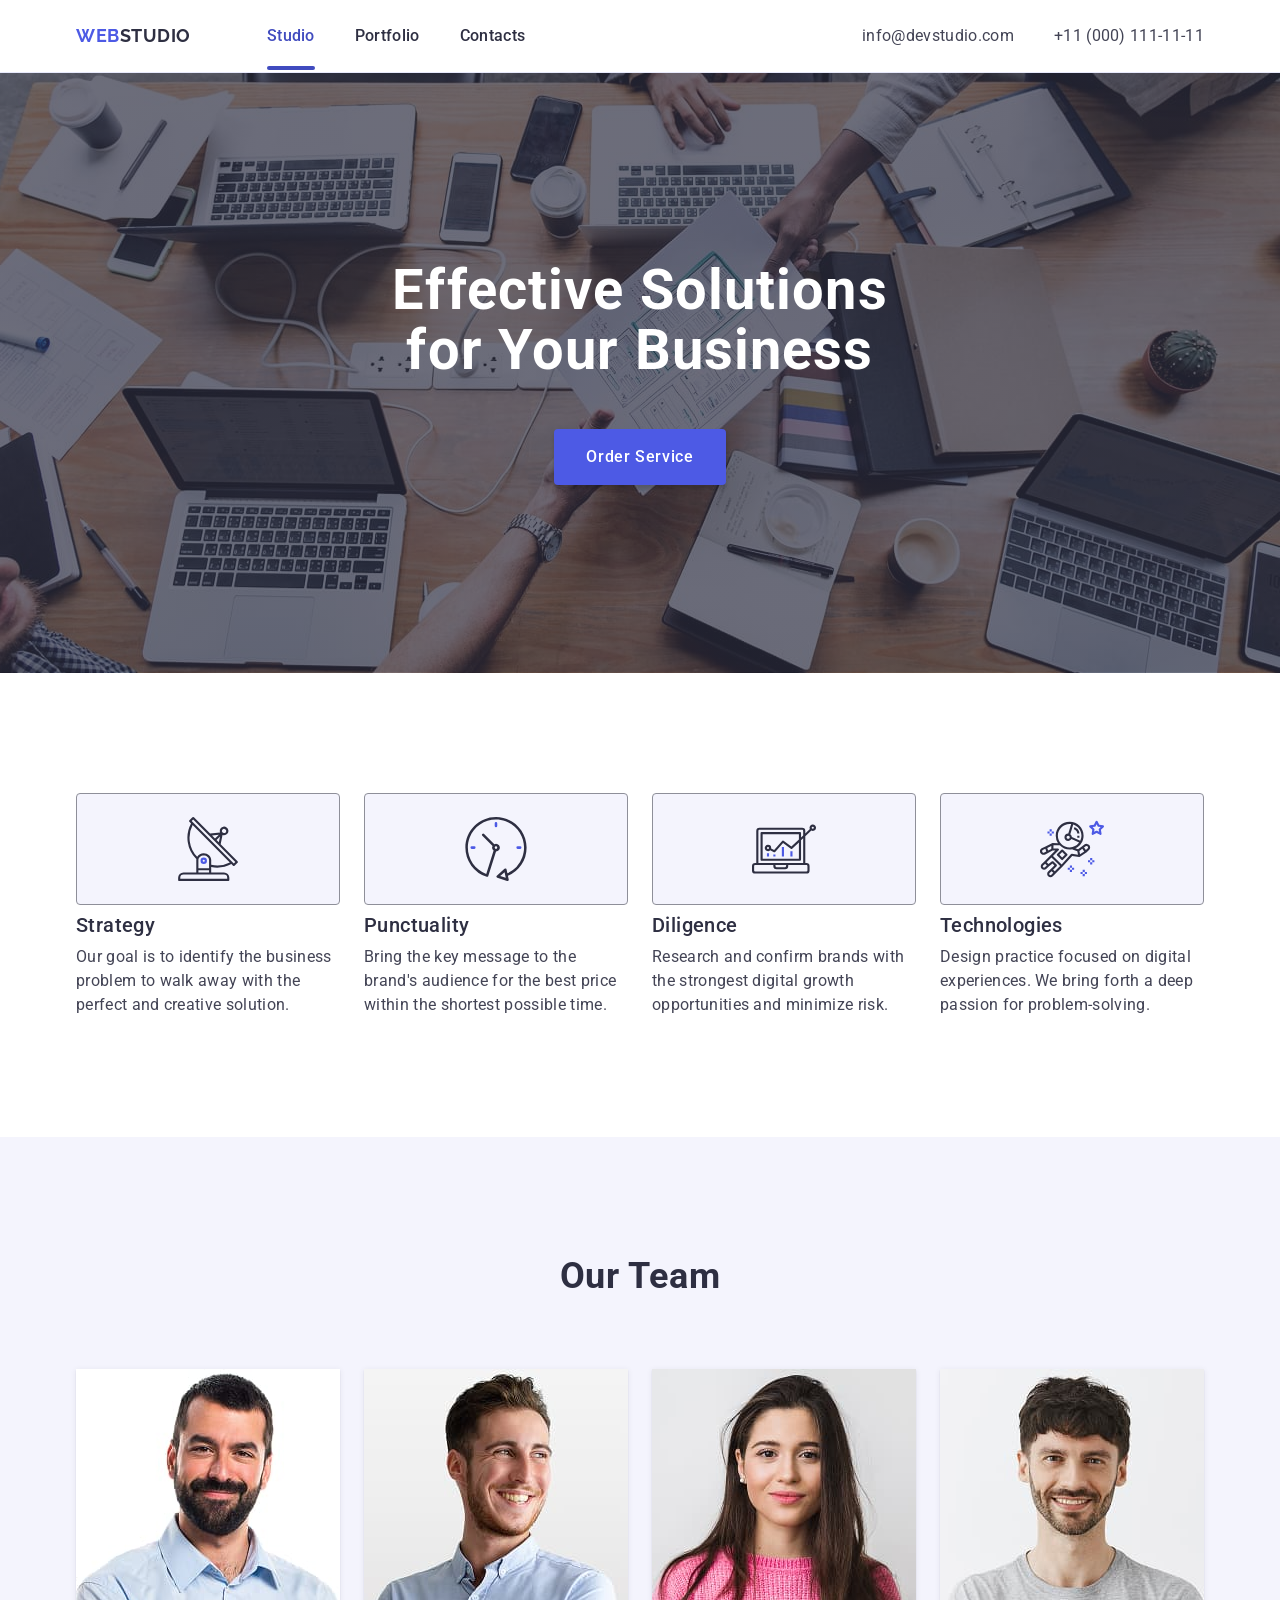
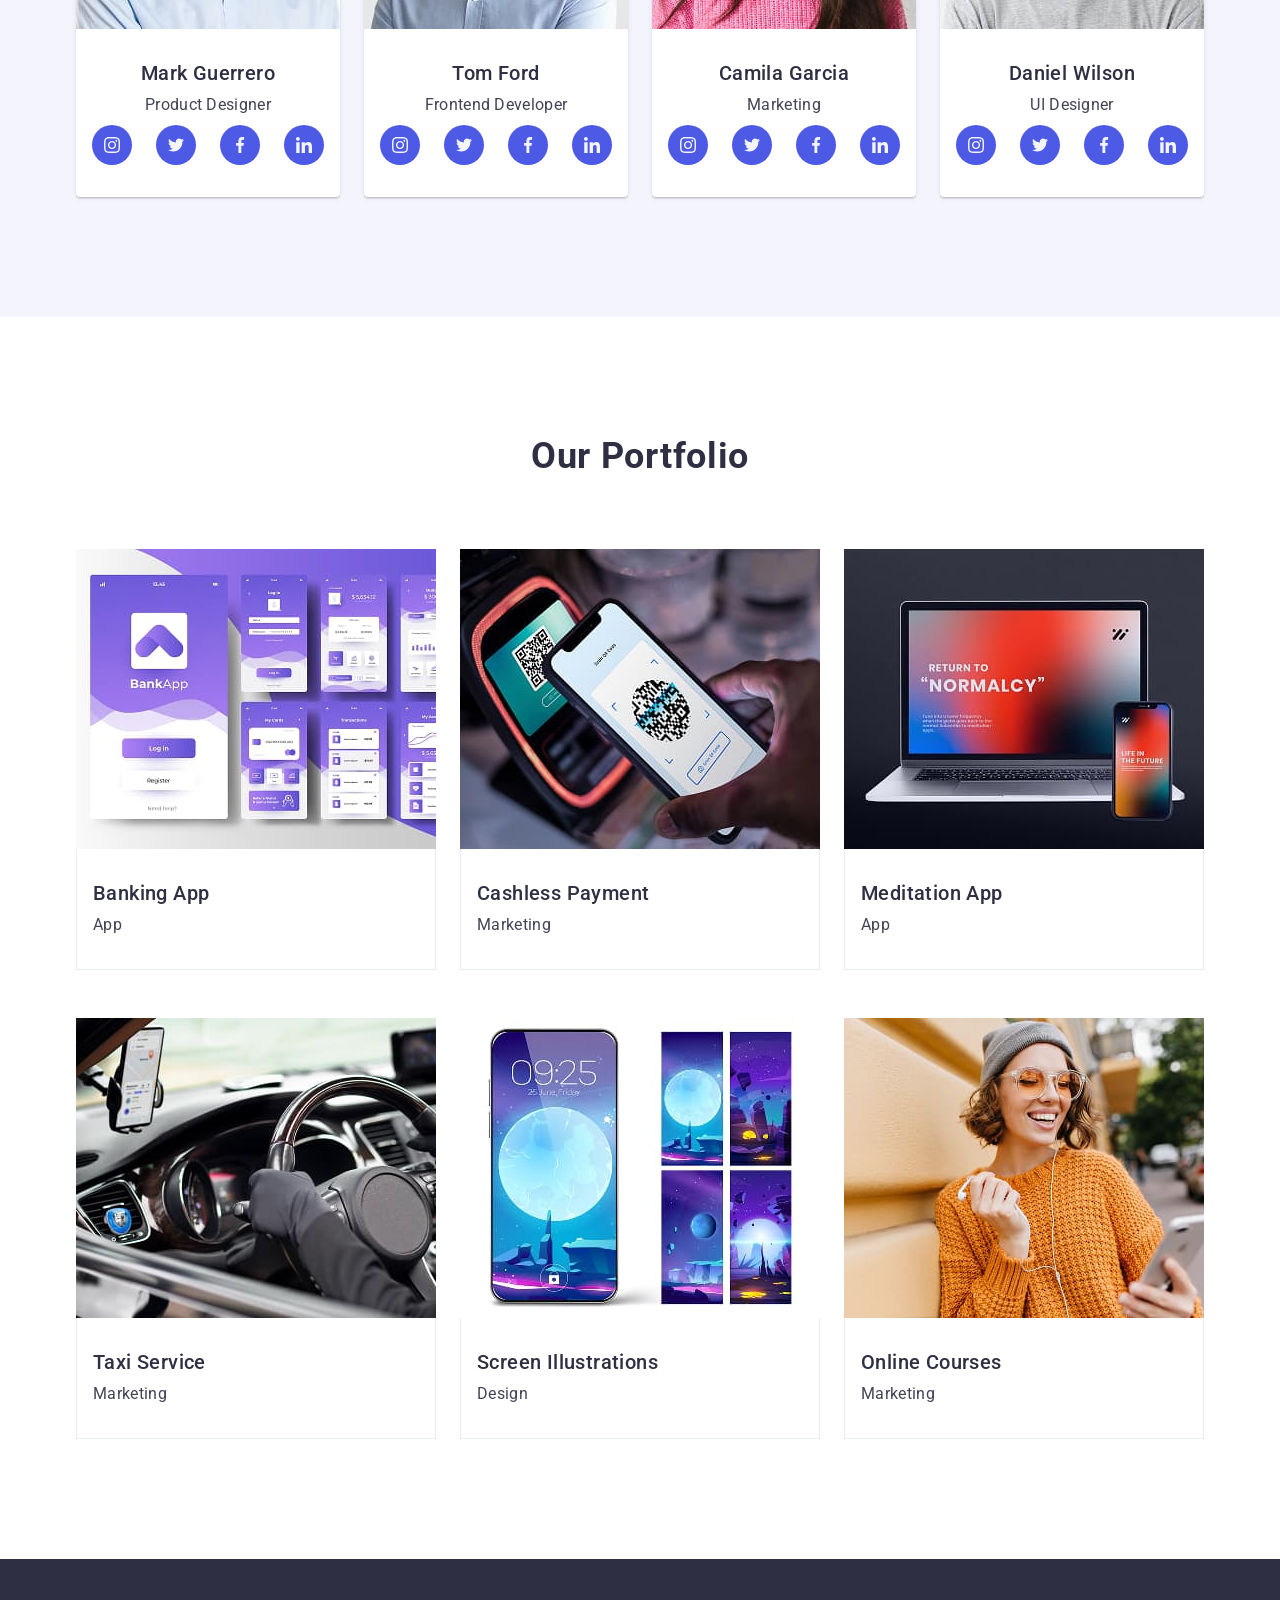
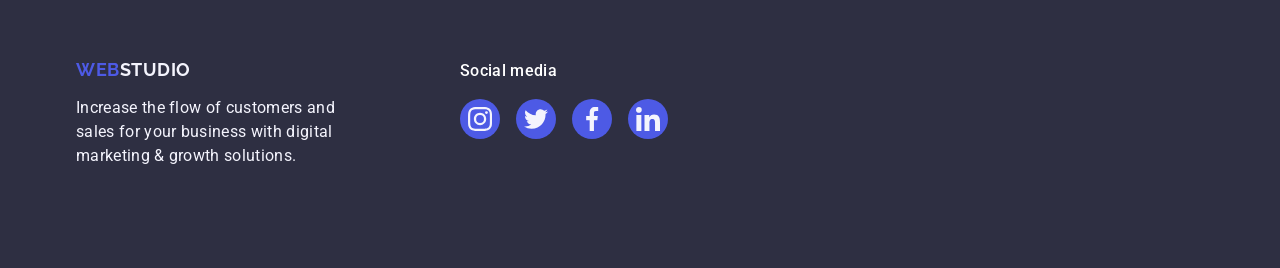
<file: index.html>
<!DOCTYPE html>
<html lang="en">
<head>
    <meta charset="UTF-8">
    <meta name="viewport" content="width=device-width, initial-scale=1.0">
    <link rel="preconnect" href="https://fonts.googleapis.com">
    <link rel="preconnect" href="https://fonts.gstatic.com" crossorigin>
    <link href="https://fonts.googleapis.com/css2?family=Raleway:wght@700&family=Roboto:wght@100..900&display=swap" rel="stylesheet">
    <link rel="stylesheet" href="https://cdnjs.cloudflare.com/ajax/libs/modern-normalize/1.1.0/modern-normalize.min.css">
    <link rel="stylesheet" href="./css/styles.css">
    <title>Homework #1</title>
</head>
<body>

    <header class="header">
        <div class="container">
            <nav class="header-nav">
                <a href="./index.html" class="logo">Web<span class="logo-span">Studio</span></a>
                <ul class="header-nav-list list">
                    <li class="list-item"><a href="./index.html" class="link current">Studio</a></li>
                    <li class="list-item"><a href="" class="link">Portfolio</a></li>
                    <li class="list-item"><a href="" class="link">Contacts</a></li>
                </ul>
            </nav>
            <address class="header-address">
                <ul class="header-address-list list">
                    <li class="list-item"><a href="mailto:info@devstudio.com" class="link">info@devstudio.com</a></li>
                    <li class="list-item"><a href="tel:+110001111111" class="link">+11 (000) 111-11-11</a></li>
                </ul>
            </address>
        </div>
    </header>


    <main>

        <section class="order-section">
            <div class="container">
                <h1 class="main-title">Effective Solutions for Your Business</h1>
                <button type="button" class="button">Order Service</button>
            </div>
        </section>

        <section class="values-section">
            <div class="container">
                <!-- will be hidden later -->
                <h2 class="section-title visually-hidden">Our Values</h2>
                <ul class="values-section-list list">
                    <li class="list-item">
                        <div class="icon-container">
                            <svg class="icon" width="64" height="64">
                                <use href="./images/icons.svg#icon-antenna"></use>
                            </svg>
                        </div>
                        <h3 class="sub-title">Strategy</h3>
                        <p class="text">Our goal is to identify the business problem to walk away with the perfect and creative solution.</p>
                    </li>
                    <li class="list-item">
                        <div class="icon-container">
                            <svg class="icon" width="64" height="64">
                                <use href="./images/icons.svg#icon-clock"></use>
                            </svg>
                        </div>
                        <h3 class="sub-title">Punctuality</h3>
                        <p class="text">Bring the key message to the brand's audience for the best price within the shortest possible time.</p>
                    </li>
                    <li class="list-item">
                        <div class="icon-container">
                            <svg class="icon" width="64" height="64">
                                <use href="./images/icons.svg#icon-diagram"></use>
                            </svg>
                        </div>
                        <h3 class="sub-title">Diligence</h3>
                        <p class="text">Research and confirm brands with the strongest digital growth opportunities and minimize risk.</p>
                    </li>
                    <li class="list-item">
                        <div class="icon-container">
                            <svg class="icon" width="64" height="64">
                                <use href="./images/icons.svg#icon-astronaut"></use>
                            </svg>
                        </div>
                        <h3 class="sub-title">Technologies</h3>
                        <p class="text">Design practice focused on digital experiences. We bring forth a deep passion for problem-solving.</p>
                    </li>
                </ul>
            </div>
        </section>

        <section class="team-section">
            <div class="container">
                <h2 class="section-title">Our Team</h2>
                <ul class="team-section-list list">
                    <li class="list-item">
                        <img src="./images/mark-guerrero.jpg" alt="Mark Guerrero, Product Designer of the team" width="264">
                        <div class="team-card-content">
                            <h3 class="sub-title">Mark Guerrero</h3>
                            <p class="text">Product Designer</p>
                            <ul class="team-links-list list">
                                <li class="list-item">
                                    <a href="https://www.instagram.com" target="_blank" class="link">
                                        <svg class="icon" width="16" height="16">
                                            <use href="./images/icons.svg#icon-instagram"></use>
                                        </svg>
                                    </a>
                                </li>
                                <li class="list-item">
                                    <a href="https://x.com" target="_blank" class="link">
                                        <svg class="icon" width="16" height="16">
                                            <use href="./images/icons.svg#icon-twitter"></use>
                                        </svg>
                                    </a>
                                </li>
                                <li class="list-item">
                                    <a href="https://www.facebook.com" target="_blank" class="link">
                                        <svg class="icon" width="16" height="16">
                                            <use href="./images/icons.svg#icon-facebook"></use>
                                        </svg>
                                    </a>
                                </li>
                                <li class="list-item">
                                    <a href="https://linkedin.com" target="_blank" class="link">
                                        <svg class="icon" width="16" height="16">
                                            <use href="./images/icons.svg#icon-linkedin"></use>
                                        </svg>
                                    </a>
                                </li>
                            </ul>
                        </div>
                    </li>
                    <li class="list-item">
                        <img src="./images/tom-ford.jpg" alt="Tom Ford, Frontend Developer, smiling" width="264">
                        <div class="team-card-content">
                            <h3 class="sub-title">Tom Ford</h3>
                            <p class="text">Frontend Developer</p>
                            <ul class="team-links-list list">
                                <li class="list-item">
                                    <a href="https://www.instagram.com" target="_blank" class="link">
                                        <svg class="icon" width="16" height="16">
                                            <use href="./images/icons.svg#icon-instagram"></use>
                                        </svg>
                                    </a>
                                </li>
                                <li class="list-item">
                                    <a href="https://x.com" target="_blank" class="link">
                                        <svg class="icon" width="16" height="16">
                                            <use href="./images/icons.svg#icon-twitter"></use>
                                        </svg>
                                    </a>
                                </li>
                                <li class="list-item">
                                    <a href="https://www.facebook.com" target="_blank" class="link">
                                        <svg class="icon" width="16" height="16">
                                            <use href="./images/icons.svg#icon-facebook"></use>
                                        </svg>
                                    </a>
                                </li>
                                <li class="list-item">
                                    <a href="https://linkedin.com" target="_blank" class="link">
                                        <svg class="icon" width="16" height="16">
                                            <use href="./images/icons.svg#icon-linkedin"></use>
                                        </svg>
                                    </a>
                                </li>
                            </ul>
                        </div>
                    </li>
                    <li class="list-item">
                        <img src="./images/camila-garcia.jpg" alt="Camila Garcia, Marketing Specialist, wearing a pink sweater" width="264">
                        <div class="team-card-content">
                            <h3 class="sub-title">Camila Garcia</h3>
                            <p class="text">Marketing</p>
                            <ul class="team-links-list list">
                                <li class="list-item">
                                    <a href="https://www.instagram.com" target="_blank" class="link">
                                        <svg class="icon" width="16" height="16">
                                            <use href="./images/icons.svg#icon-instagram"></use>
                                        </svg>
                                    </a>
                                </li>
                                <li class="list-item">
                                    <a href="https://x.com" target="_blank" class="link">
                                        <svg class="icon" width="16" height="16">
                                            <use href="./images/icons.svg#icon-twitter"></use>
                                        </svg>
                                    </a>
                                </li>
                                <li class="list-item">
                                    <a href="https://www.facebook.com" target="_blank" class="link">
                                        <svg class="icon" width="16" height="16">
                                            <use href="./images/icons.svg#icon-facebook"></use>
                                        </svg>
                                    </a>
                                </li>
                                <li class="list-item">
                                    <a href="https://linkedin.com" target="_blank" class="link">
                                        <svg class="icon" width="16" height="16">
                                            <use href="./images/icons.svg#icon-linkedin"></use>
                                        </svg>
                                    </a>
                                </li>
                            </ul>
                        </div>
                    </li>
                    <li class="list-item">
                        <img src="./images/daniel-wilson.jpg" alt="Daniel Wilson, UI Designer, with short hair and a beard" width="264">
                        <div class="team-card-content">
                            <h3 class="sub-title">Daniel Wilson</h3>
                            <p class="text">UI Designer</p>
                            <ul class="team-links-list list">
                                <li class="list-item">
                                    <a href="https://www.instagram.com" target="_blank" class="link">
                                        <svg class="icon" width="16" height="16">
                                            <use href="./images/icons.svg#icon-instagram"></use>
                                        </svg>
                                    </a>
                                </li>
                                <li class="list-item">
                                    <a href="https://x.com" target="_blank" class="link">
                                        <svg class="icon" width="16" height="16">
                                            <use href="./images/icons.svg#icon-twitter"></use>
                                        </svg>
                                    </a>
                                </li>
                                <li class="list-item">
                                    <a href="https://www.facebook.com" target="_blank" class="link">
                                        <svg class="icon" width="16" height="16">
                                            <use href="./images/icons.svg#icon-facebook"></use>
                                        </svg>
                                    </a>
                                </li>
                                <li class="list-item">
                                    <a href="https://linkedin.com" target="_blank" class="link">
                                        <svg class="icon" width="16" height="16">
                                            <use href="./images/icons.svg#icon-linkedin"></use>
                                        </svg>
                                    </a>
                                </li>
                            </ul>
                        </div>
                    </li>
                </ul>
            </div>
        </section>

        <section class="portfolio-section">
            <div class="container">
                <h2 class="section-title">Our Portfolio</h2>
                <ul class="portfolio-section-list list">
                    <li class="portfolio-list-item list-item">
                        <div class="portfolio-image-wrap">
                            <img src="./images/banking-app.jpg" alt="Mobile banking app interface in purple tones" width="360">
                            <p class="portfolio-card-overlay text">14 Stylish and User-Friendly App Design Concepts · Task Manager App · Calorie Tracker App · Exotic Fruit Ecommerce App · Cloud Storage App</p>
                        </div>
                        <div class="portfolio-card-content">
                            <h3 class="sub-title">Banking App</h3>
                            <p class="text">App</p>
                        </div>
                    </li>
                    <li class="portfolio-list-item list-item">
                        <div class="portfolio-image-wrap">
                            <img src="./images/cashless-payment.jpg" alt="Person making a payment using a QR code on a smartphone" width="360">
                            <p class="portfolio-card-overlay text">14 Stylish and User-Friendly App Design Concepts · Task Manager App · Calorie Tracker App · Exotic Fruit Ecommerce App · Cloud Storage App</p>
                        </div>
                        <div class="portfolio-card-content">
                            <h3 class="sub-title">Cashless Payment</h3>
                            <p class="text">Marketing</p>
                        </div>
                    </li>
                    <li class="portfolio-list-item list-item">
                        <div class="portfolio-image-wrap">
                            <img src="./images/meditation-app.jpg" alt="Laptop and smartphone displaying a meditation app screen" width="360">
                            <p class="portfolio-card-overlay text">14 Stylish and User-Friendly App Design Concepts · Task Manager App · Calorie Tracker App · Exotic Fruit Ecommerce App · Cloud Storage App</p>
                        </div>
                        <div class="portfolio-card-content">
                            <h3 class="sub-title">Meditation App</h3>
                            <p class="text">App</p>
                        </div>
                    </li>
                    <li class="portfolio-list-item list-item">
                        <div class="portfolio-image-wrap">
                            <img src="./images/taxi-service.jpg" alt="Gloved hand holding a car steering wheel with navigation on" width="360">
                            <p class="portfolio-card-overlay text">14 Stylish and User-Friendly App Design Concepts · Task Manager App · Calorie Tracker App · Exotic Fruit Ecommerce App · Cloud Storage App</p>
                        </div>
                        <div class="portfolio-card-content">
                            <h3 class="sub-title">Taxi Service</h3>
                            <p class="text">Marketing</p>
                        </div>
                    </li>
                    <li class="portfolio-list-item list-item">
                        <div class="portfolio-image-wrap">
                            <img src="./images/screen-illustrations.jpg" alt="Futuristic moon-themed illustration on a smartphone screen" width="360">
                            <p class="portfolio-card-overlay text">14 Stylish and User-Friendly App Design Concepts · Task Manager App · Calorie Tracker App · Exotic Fruit Ecommerce App · Cloud Storage App</p>
                        </div>
                        <div class="portfolio-card-content">
                            <h3 class="sub-title">Screen Illustrations</h3>
                            <p class="text">Design</p>
                        </div>
                    </li>
                    <li class="portfolio-list-item list-item">
                        <div class="portfolio-image-wrap">
                            <img src="./images/online-courses.jpg" alt="Smiling woman in glasses and a beanie listening to an online course outdoors" width="360">
                            <p class="portfolio-card-overlay text">14 Stylish and User-Friendly App Design Concepts · Task Manager App · Calorie Tracker App · Exotic Fruit Ecommerce App · Cloud Storage App</p>
                        </div>
                        <div class="portfolio-card-content">
                            <h3 class="sub-title">Online Courses</h3>
                            <p class="text">Marketing</p>
                        </div>
                    </li>
                </ul>
            </div>
        </section>

    </main>


    <footer class="footer">
        <div class="container">
            <div class="footer-descr-wrap">
                <a href="./index.html" class="logo">Web<span class="logo-span">Studio</span></a>
                <p class="text">Increase the flow of customers and sales for your business with digital marketing & growth solutions.</p>
            </div>
            <div class="footer-socials-wrap">
                <p class="footer-socials-text">Social media</p>
                <ul class="footer-socials-list list">
                    <li class="list-item">
                        <a href="https://www.instagram.com" target="_blank" class="link">
                            <svg class="icon" width="24" height="24">
                                <use href="./images/icons.svg#icon-instagram"></use>
                            </svg>
                        </a>
                    </li>
                    <li class="list-item">
                        <a href="https://x.com" target="_blank" class="link">
                            <svg class="icon" width="24" height="24">
                                <use href="./images/icons.svg#icon-twitter"></use>
                            </svg>
                        </a>
                    </li>
                    <li class="list-item">
                        <a href="https://www.facebook.com" target="_blank" class="link">
                            <svg class="icon" width="24" height="24">
                                <use href="./images/icons.svg#icon-facebook"></use>
                            </svg>
                        </a>
                    </li>
                    <li class="list-item">
                        <a href="https://linkedin.com" target="_blank" class="link">
                            <svg class="icon" width="24" height="24">
                                <use href="./images/icons.svg#icon-linkedin"></use>
                            </svg>
                        </a>
                    </li>
                </ul>
            </div>
        </div>
    </footer>

</body>
</html>
</file>
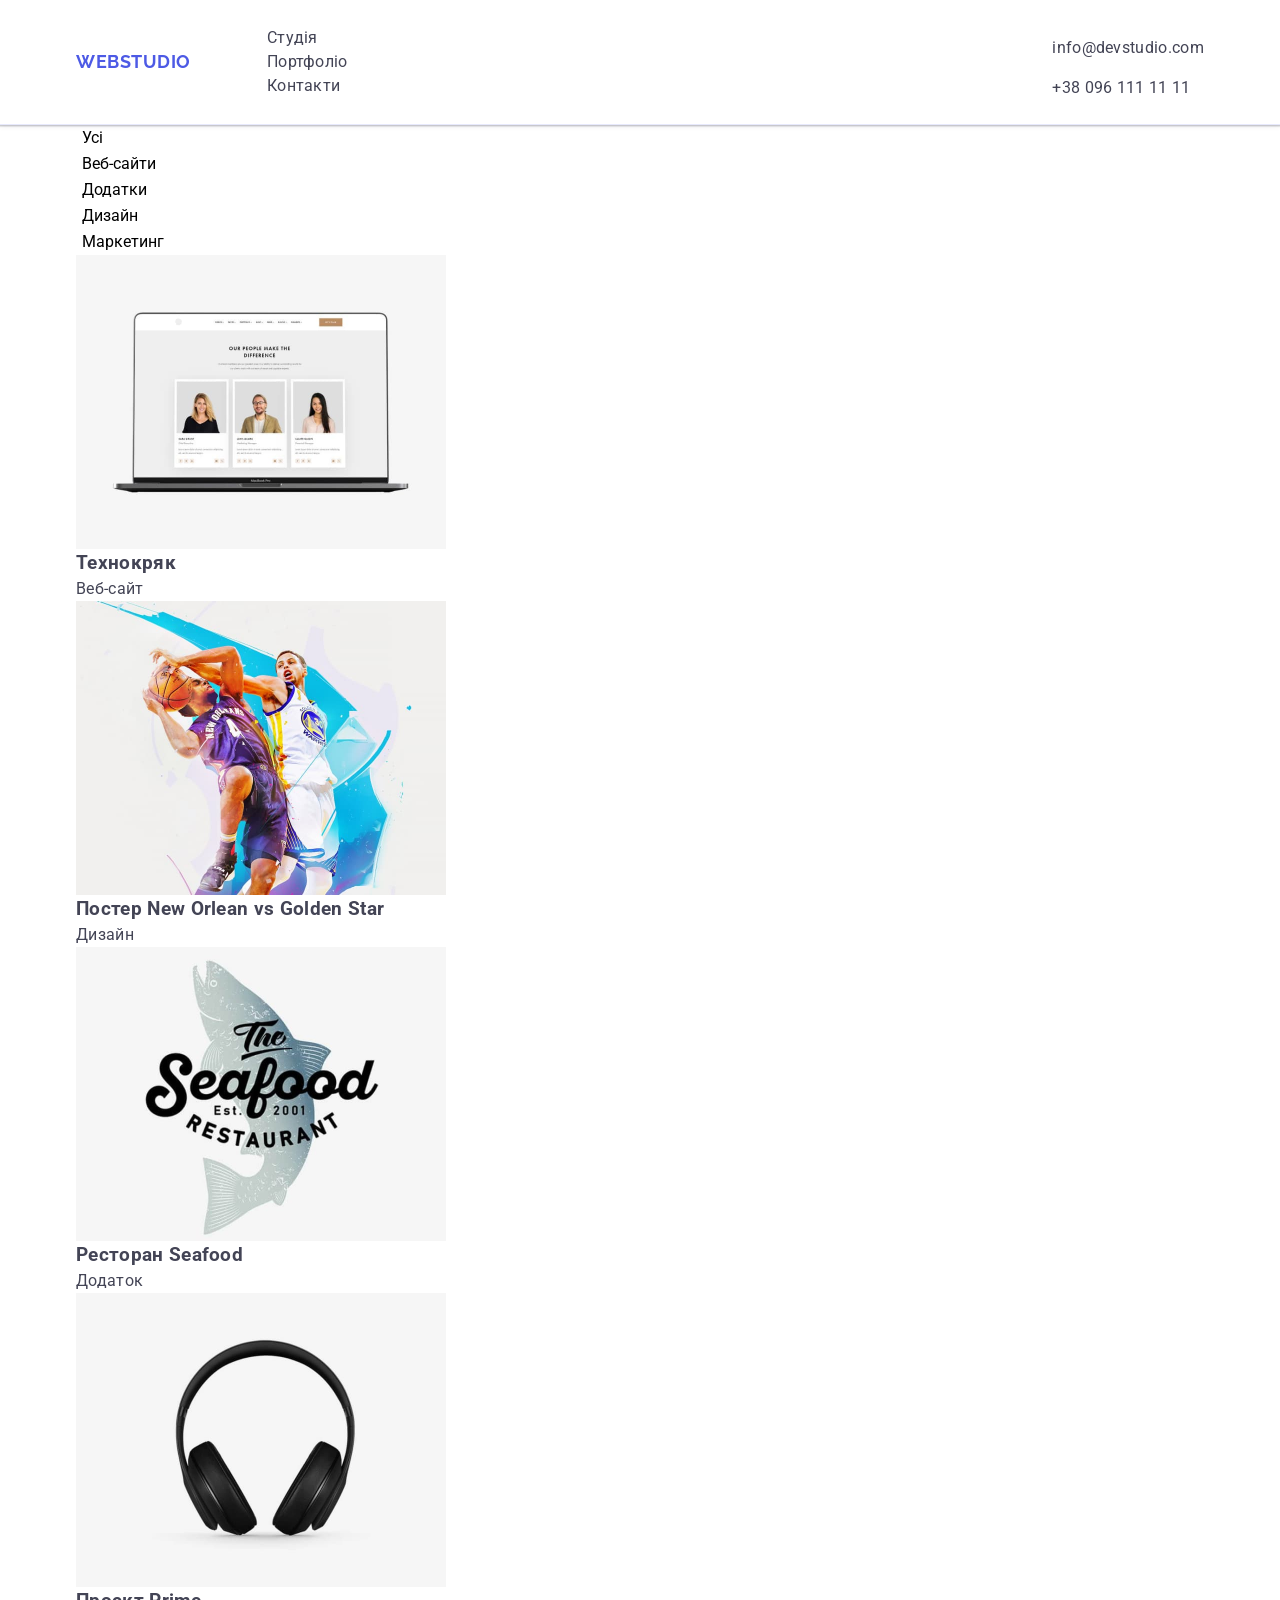
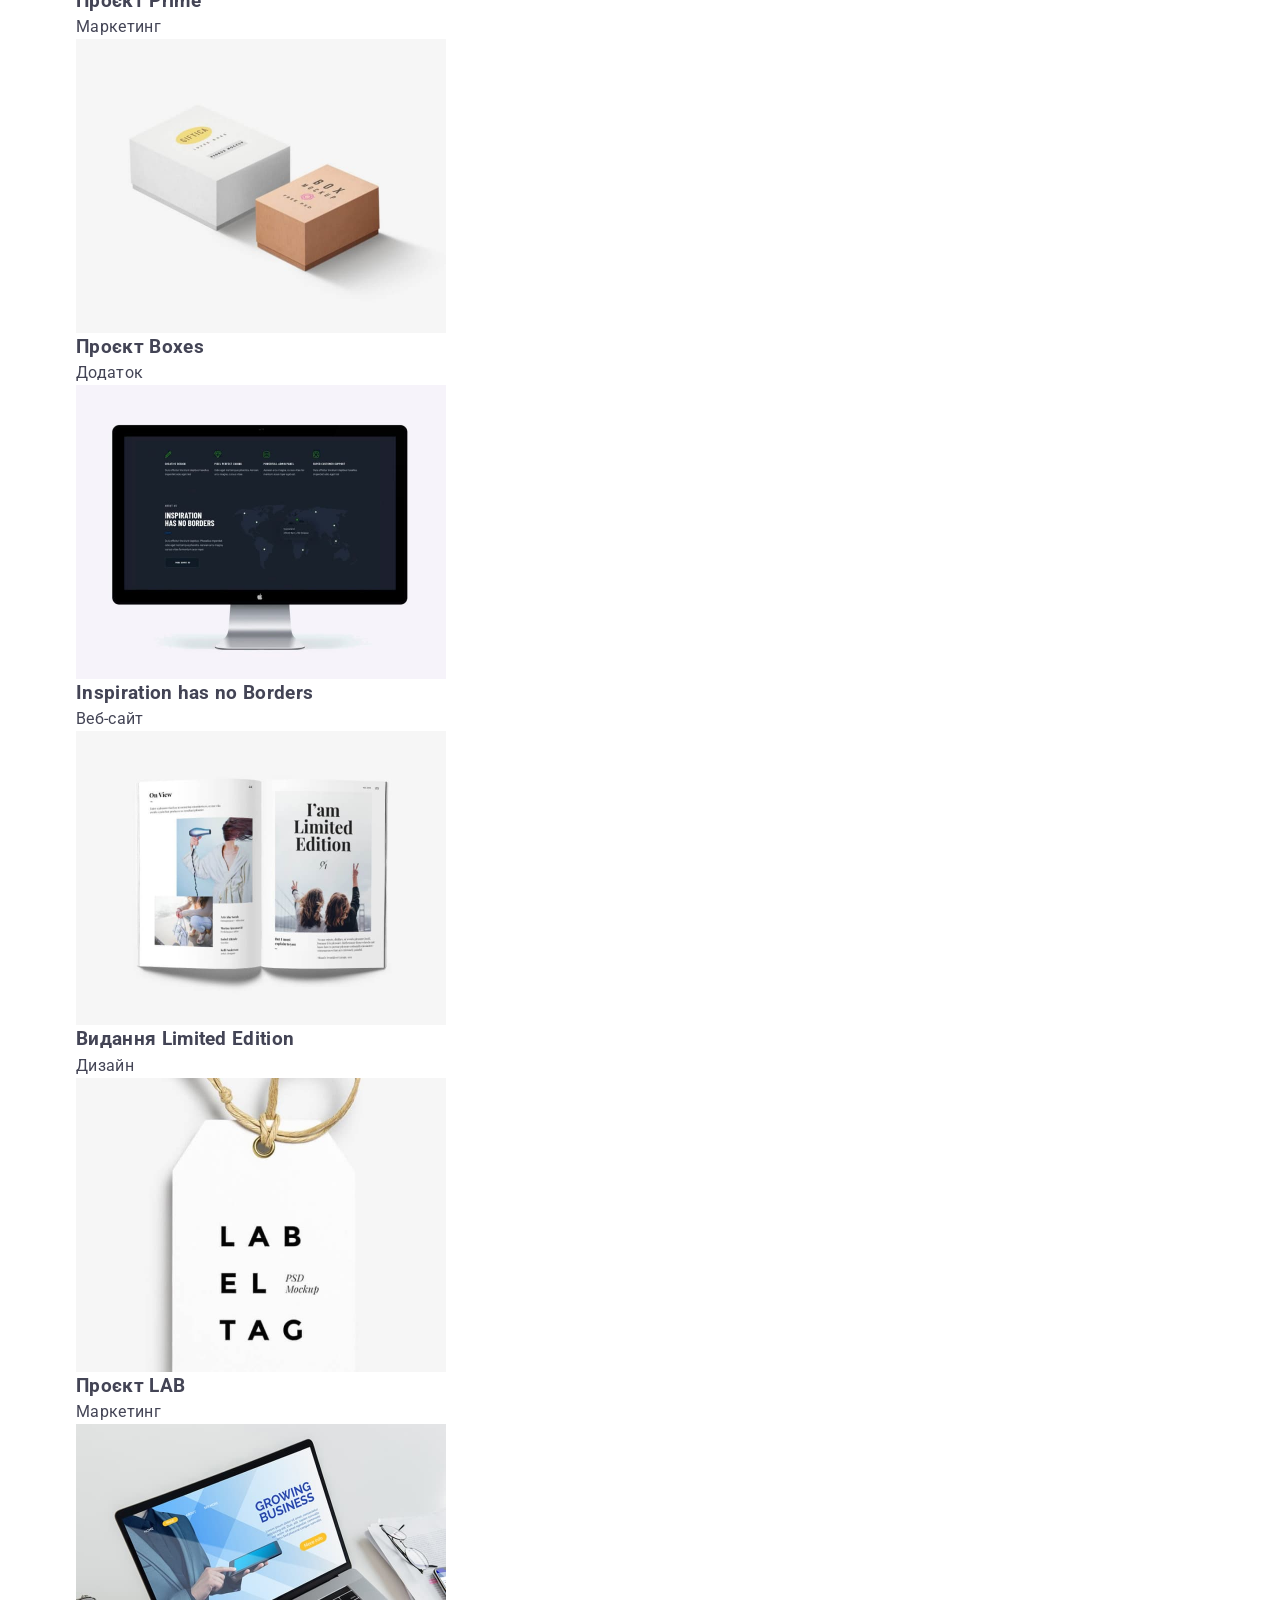
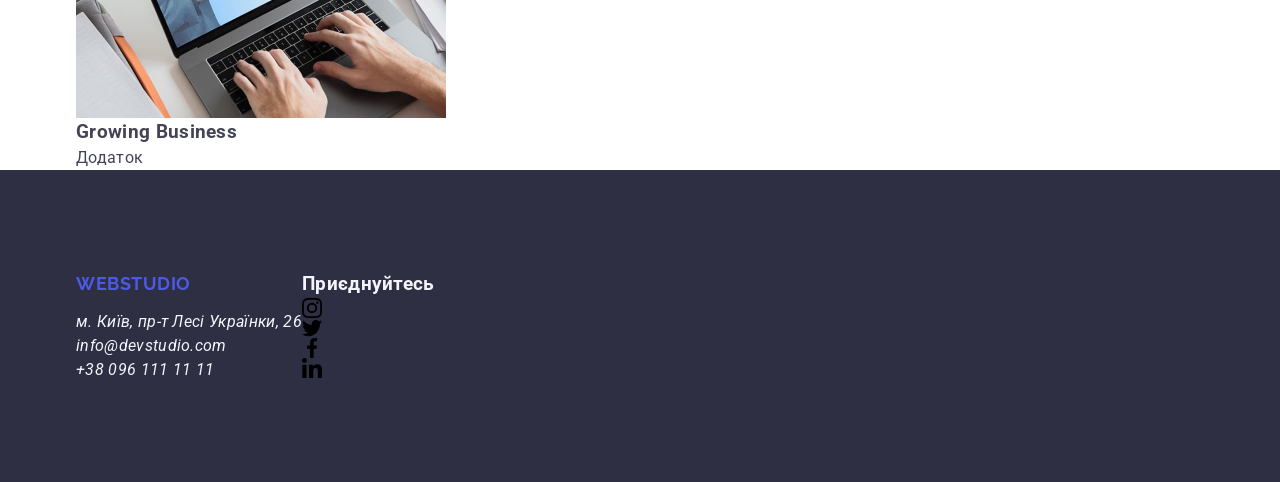
<file: portfolio.html>
<!DOCTYPE html>
<html lang="uk">
  <head>
    <meta charset="UTF-8" />
    <meta http-equiv="X-UA-Compatible" content="IE=edge" />
    <meta name="viewport" content="width=device-width, initial-scale=1.0" />
    <title>Портфоліо</title>
    <link
      href="https://fonts.googleapis.com/css2?family=Raleway:wght@700&family=Roboto:wght@400;500;700;900&display=swap"
      rel="stylesheet"
    />
    <link rel="stylesheet" href="https://cdn.jsdelivr.net/npm/modern-normalize@1.1.0/modern-normalize.min.css" />
    <link rel="stylesheet" href="./css/styles.css" />
  </head>

  <body>
    <header class="header">
      <div class="container">
        <nav class="header-nav">
          <a href="./index.html" class="logo"><span class="logo-part">Web</span>Studio</a>
          <ul class="list">
            <li><a href="./index.html" class="link">Студія</a></li>
            <li><a href="./portfolio.html" class="link current">Портфоліо</a></li>
            <li><a href="#" class="link">Контакти</a></li>
          </ul>
        </nav>
        <ul class="header-contacts list">
          <li>
            <a href="mailto:info@devstudio.com" class="header-mail link"><svg class="header-contacts-icon" width="16px" height="12px">
            <use href="./images/icons.svg#icon-envelope"></use>
          </svg>info@devstudio.com</a>
          </li>
          <li><a href="tel:+380961111111" class="link"><svg class="header-contacts-icon" width="10px" height="16px">
            <use href="./images/icons.svg#icon-smartphone"></use>
          </svg>+38 096 111 11 11</a></li>
        </ul>
      </div>
    </header>

    <main>
      <section class="section portfolio">
        <div class="container">
          <h1 class="section-title visually-hidden">Наші проекти</h1>
          <ul class="portfolio-filter list">
            <li><button type="button" class="button current">Усі</button></li>
            <li><button type="button" class="button">Веб-сайти</button></li>
            <li><button type="button" class="button">Додатки</button></li>
            <li><button type="button" class="button">Дизайн</button></li>
            <li><button type="button" class="button">Маркетинг</button></li>
          </ul>

          <ul class="projects-list list">
            <li class="project-card">
              <img src="./images/img01.jpg" alt="Ноутбук з відкритим сайтом" width="370" />
              <div class="card-bottom">
                <h3 class="title">Технокряк</h3>
                <p class="text">Веб-сайт</p>
              </div>
            </li>
            <li class="project-card">
              <img src="./images/img02.jpg" alt="Два баскетболісти у стрибку" width="370" />
              <div class="card-bottom">
                <h3 class="title" lang="en">Постер New Orlean vs Golden Star</h3>
                <p class="text">Дизайн</p>
              </div>
            </li>
            <li class="project-card">
              <img src="./images/img03.jpg" alt="Лого ресторану" width="370" />
              <div class="card-bottom">
                <h3 class="title" lang="en">Ресторан Seafood</h3>
                <p class="text">Додаток</p>
              </div>
            </li>
            <li class="project-card">
              <img src="./images/img04.jpg" alt="Чорні повнорозмірні навушники" width="370" />
              <div class="card-bottom">
                <h3 class="title" lang="en">Проєкт Prime</h3>
                <p class="text">Маркетинг</p>
              </div>
            </li>
            <li class="project-card">
              <img src="./images/img05.jpg" alt="Дві дизайнерські коробочки" width="370" />
              <div class="card-bottom">
                <h3 class="title" lang="en">Проєкт Boxes</h3>
                <p class="text">Додаток</p>
              </div>
            </li>
            <li class="project-card">
              <img src="./images/img06.jpg" alt="Відкритий на компьютері сайт" width="370" />
              <div class="card-bottom">
                <h3 class="title" lang="en">Inspiration has no Borders</h3>
                <p class="text">Веб-сайт</p>
              </div>
            </li>
            <li class="project-card">
              <img src="./images/img07.jpg" alt="Відкрита книга" width="370" />
              <div class="card-bottom">
                <h3 class="title" lang="en">Видання Limited Edition</h3>
                <p class="text">Дизайн</p>
              </div>
            </li>
            <li class="project-card">
              <img src="./images/img08.jpg" alt="Бирка з логотипом" width="370" />
              <div class="card-bottom">
                <h3 class="title" lang="en">Проєкт LAB</h3>
                <p class="text">Маркетинг</p>
              </div>
            </li>
            <li class="project-card">
              <img src="./images/img09.jpg" alt="Людина працює за ноутбуком" width="370" />
              <div class="card-bottom">
                <h3 class="title" lang="en">Growing Business</h3>
                <p class="text">Додаток</p>
              </div>
            </li>
          </ul>
        </div>
      </section>
    </main>

    <footer class="footer">
      <div class="container">
        <div class="address-container">
          <a href="./index.html" class="logo"><span class="logo-part">Web</span>Studio</a>
          <address>
            <ul class="footer-contacts list">
              <li class="item">
                <a
                  href="https://goo.gl/maps/CPtrU1FHBa2aNyZL9"
                  target="_blank"
                  rel="noopener noreferrer nofollow"
                  class="link location"
                  >м. Київ, пр-т Лесі Українки, 26</a
                >
              </li>
              <li class="item">
                <a href="mailto:info@devstudio.com" class="link">info@devstudio.com</a>
              </li>
              <li class="item">
                <a href="tel:+380961111111" class="link">+38 096 111 11 11</a>
              </li>
            </ul>
          </address>
        </div>
        <div class="socials-container">
          <h3 class="title">Приєднуйтесь</h3>
          <ul class="footer-soc-list list">
                <li class="footer-soc-item">
                  <a href="" class="footer-soc-link link"><svg class="footer-soc-icon" width="20px" height="20px">
                    <use href="./images/icons.svg#icon-instagram"></use>
                  </svg></a>
                </li>
                <li class="footer-soc-item">
                  <a href="" class="footer-soc-link link"><svg class="footer-soc-icon" width="20px" height="20px">
                    <use href="./images/icons.svg#icon-twitter"></use>
                  </svg></a>
                </li>
                <li class="footer-soc-item">
                  <a href="" class="footer-soc-link link"><svg class="footer-soc-icon" width="20px" height="20px">
                    <use href="./images/icons.svg#icon-facebook"></use>
                  </svg></a>
                </li>
                <li class="footer-soc-item">
                  <a href="" class="footer-soc-link link"><svg class="footer-soc-icon" width="20px" height="20px">
                    <use href="./images/icons.svg#icon-linkedin"></use>
                  </svg></a>
                </li>
              </ul>
        </div>
      </div>
    </footer>
  </body>
</html>
</file>
<file: css/styles.css>
:root {
    --primaryBrandColor: #4D5AE5;
    --pressedStateColor: #404BBF;
    --darkColor: #2E2F42;
    --successColor: #31D0AA;
    --textColor: #434455;
    --subtleTextColor: #8E8F99;
    --accentColor: #E7E9FC;
    --lightColor: #F4F4FD;
    --modalOverlayColor: #2E2F4266;
    --heroBackgroundColor: rgba(46, 47, 66, 0.7);
    --whiteBackgroundColor: #FFFFFF;
    --modalBackgroundColor: #FCFCFC;

    --mainTimingFunction: cubic-bezier(0.4, 0, 0.2, 1);
}

body {
    font-family: "Roboto", sans-serif;
    color: var(--textColor);
    background-color: var(--whiteBackgroundColor);
    min-height: 100vh;
    font-size: 16px;
    line-height: 1.5;
    letter-spacing: 0.02em;
}

body, h1, h2, h3, h4, h5, h6, p, ul, ol, li, figure, blockquote, dl, dd {
    margin: 0;
    padding: 0;
}  

button, input, textarea, select {
    font: inherit;
}

button {
    cursor: pointer;
    border: none;
    background: none;
}

ul, ol {
    list-style-type: none;
}

a {
    color: inherit;
    text-decoration: none;
}

img, svg {
    display: block;
    max-width: 100%;
    height: auto;
}

.container { 
    max-width: 1158px;
    padding: 0 15px;
    margin-left: auto;
    margin-right: auto;
}

.section-title {
    color: var(--darkColor);
    font-weight: 700;
    font-size: 36px;
    line-height: 1.11;
    letter-spacing: 0.02em;
    text-align: center;
    text-transform: capitalize;
}

.sub-title {
    color: var(--darkColor);
    font-weight: 500;
    font-size: 20px;
    line-height: 1.2;
    letter-spacing: 0.02em;
    text-transform: capitalize;
}

.logo {
    color: var(--primaryBrandColor);
    font-family: "Raleway", sans-serif;
    font-weight: 700;
    font-size: 18px;
    line-height: 1.17;
    text-transform: uppercase;
    letter-spacing: 0.03em;
}

.logo-span {
    color: var(--darkColor);
}

.text {
    font-size: 16px;
    letter-spacing: 0.02em
}

.visually-hidden {
    position: absolute;
    width: 1px;
    height: 1px;
    margin: -1px;
    border: 0;
    padding: 0;

    white-space: nowrap;
    clip-path: inset(100%);
    clip: rect(0 0 0 0);
    overflow: hidden;
}

/* HEADER */

.header {
    border-bottom: 1px solid var(--accentColor);
    padding: 24px 0;
    box-shadow: 
        0px 1px 6px rgba(46, 47, 66, 0.08),
        0px 1px 1px rgba(46, 47, 66, 0.16),
        0px 2px 1px rgba(46, 47, 66, 0.08);
}

.header .container {
    display: flex;
    align-items: center;
    justify-content: space-between;
}

.header .link {
    transition: color 250ms var(--mainTimingFunction);
}

.header .link:hover, 
.header .link:focus {
    color: var(--pressedStateColor);
}

.header-nav {
    display: flex;
    align-items: center;
}

.header-nav .logo {
    margin-right: 76px;
}

.header-nav-list {
    display: flex;
    gap: 40px;
    color: var(--darkColor);
    font-weight: 500;
}

.header-nav-list .link {
    padding: 24px 0;
}

.header-nav-list .current {
    position: relative;
    color: var(--pressedStateColor);
}

.header-nav-list .current::after {
    content: "";
    position: absolute;
    bottom: -1px;
    left: 0;
    width: 100%;
    height: 4px;
    border-radius: 2px;
    background-color: var(--pressedStateColor);
}

.header-address {
    font-style: normal;
}

.header-address-list {
    display: flex;
    gap: 40px;
}

/* ORDER SECTION */

.order-section {
    background-color: var(--darkColor);
    margin: 0 auto;
    padding: 188px 0;
    background-image: linear-gradient(var(--heroBackgroundColor), var(--heroBackgroundColor)), url(../images/hero-bg.jpg);
    max-width: 1440px;
    background-repeat: no-repeat;
    background-position: center;
    background-size: cover;
}

.main-title {
    margin: 0 auto;
    margin-bottom: 48px;
    max-width: 496px;
    color: var(--whiteBackgroundColor);
    font-weight: 700;
    font-size: 56px;
    line-height: 1.07;
    letter-spacing: 0.02em;
    text-align: center;
}

.order-section .button {
    display: block;
    min-width: 169px;
    margin: 0 auto;
    padding: 16px 32px;
    border-radius: 4px;
    box-shadow: 0px 4px 4px rgba(0, 0, 0, 0.15);
    color: var(--whiteBackgroundColor);
    background-color: var(--primaryBrandColor);
    font-weight: 500;
    line-height: 1.5;
    letter-spacing: 0.04em;
    transition: background-color 250ms var(--mainTimingFunction);
}

.order-section .button:hover, 
.order-section .button:focus {
    background-color: var(--pressedStateColor);
}

/* VALUES SECTION */

.values-section {
    padding: 120px 0;
}

.values-section-list {
    display: flex;
    gap: 24px;
}

.values-section-list .icon-container {
    display: flex;
    justify-content: center;
    align-items: center;
    height: 112px;
    background-color: var(--lightColor);
    border: 1px solid var(--subtleTextColor);
    border-radius: 4px;
    margin-bottom: 8px;
}

.values-section-list .list-item {
    flex-basis: calc((100% - 3 * 24px) / 4)
}

.values-section-list .sub-title {
    margin-bottom: 8px;
}

/* TEAM SECTION */

.team-section {
    padding: 120px 0;
    background-color: var(--lightColor);
}

.team-section .section-title {
    margin-bottom: 72px;
}

.team-section-list {
    display: flex;
    gap: 24px;
}

.team-section-list > .list-item {
    background-color: var(--whiteBackgroundColor);
    flex-basis: calc((100% - 24px * 3) / 4);
    box-shadow: 
        0px 1px 6px rgba(46, 47, 66, 0.08),
        0px 1px 1px rgba(46, 47, 66, 0.16),
        0px 2px 1px rgba(46, 47, 66, 0.08);
    border-radius: 0 0 4px 4px;
}

.team-card-content {
    text-align: center;
    padding: 32px 0px;
}

.team-card-content .sub-title {
    margin-bottom: 8px;
}

.team-card-content .text {
    margin-bottom: 8px;
}

.team-links-list {
    display: flex;
    justify-content: center;
    gap: 24px;
}

.team-links-list .link {
    display: flex;
    justify-content: center;
    align-items: center;
    background-color: var(--primaryBrandColor);
    width: 40px;
    height: 40px;
    border-radius: 50%;
    transition: background-color 250ms var(--mainTimingFunction);
}

.team-links-list .link:hover,
.team-links-list .link:focus {
    background-color: var(--pressedStateColor);
}

.team-links-list .icon {
    fill: var(--lightColor);
}

/* PORTFOLIO SECTION */

.portfolio-section {
    padding: 120px 0;
}

.portfolio-section .section-title {
    margin-bottom: 72px;
}

.portfolio-section-list {
    display: flex;
    flex-wrap: wrap;
    row-gap: 48px;
    column-gap: 24px;
}

.portfolio-list-item {
    flex-basis: calc((100% - 24px * 2) / 3);
    transition: box-shadow 250ms var(--mainTimingFunction);
}

.portfolio-list-item:hover,
.portfolio-list-item:focus {
    box-shadow: 
        0px 1px 6px rgba(46, 47, 66, 0.08),
        0px 1px 1px rgba(46, 47, 66, 0.16),
        0px 2px 1px rgba(46, 47, 66, 0.08);
}

.portfolio-image-wrap {
    position: relative;
    overflow: hidden;
}

.portfolio-card-overlay {
    color: var(--lightColor);
    background-color: var(--primaryBrandColor);
    position: absolute;
    top: 0;
    left: 0;
    padding: 40px 32px;
    width: 100%;
    height: 100%;
    transform: translateY(100%);
    transition: transform 250ms var(--mainTimingFunction);
}

.portfolio-list-item:hover .portfolio-card-overlay,
.portfolio-list-item:focus .portfolio-card-overlay {
    transform: translateY(0);
}

.portfolio-card-content {
    padding: 32px 16px;
    border: 1px solid var(--accentColor);
    border-top: none;
}

.portfolio-card-content .sub-title {
    margin-bottom: 8px;
}

/* FOOTER */

.footer {
    padding: 100px 0;
    color: var(--lightColor);
    background-color: var(--darkColor);
}

.footer .container {
    display: flex;
    align-items: baseline;
}

.footer-descr-wrap {
    margin-right: 120px;
}

.footer .logo {
    display: inline-block;
    margin-bottom: 16px;
}

.footer .text {
    width: 264px;
}

.footer .logo-span {
    color: var(--lightColor);
}

.footer-socials-text {
    color: var(--whiteBackgroundColor);
    font-weight: 500;
    font-size: 16px;
    line-height: 1.5;
    letter-spacing: 0.02em;
    margin-bottom: 16px;
}

.footer-socials-list {
    display: flex;
    gap: 16px;
}

.footer-socials-list .link {
    display: flex;
    justify-content: center;
    align-items: center;
    background-color: var(--primaryBrandColor);
    width: 40px;
    height: 40px;
    border-radius: 50%;
    transition: background-color 250ms var(--mainTimingFunction);
}

.footer-socials-list .link:hover,
.footer-socials-list .link:focus {
    background-color: var(--successColor);
}

.footer-socials-list .icon {
    fill: var(--lightColor);
}
</file>
